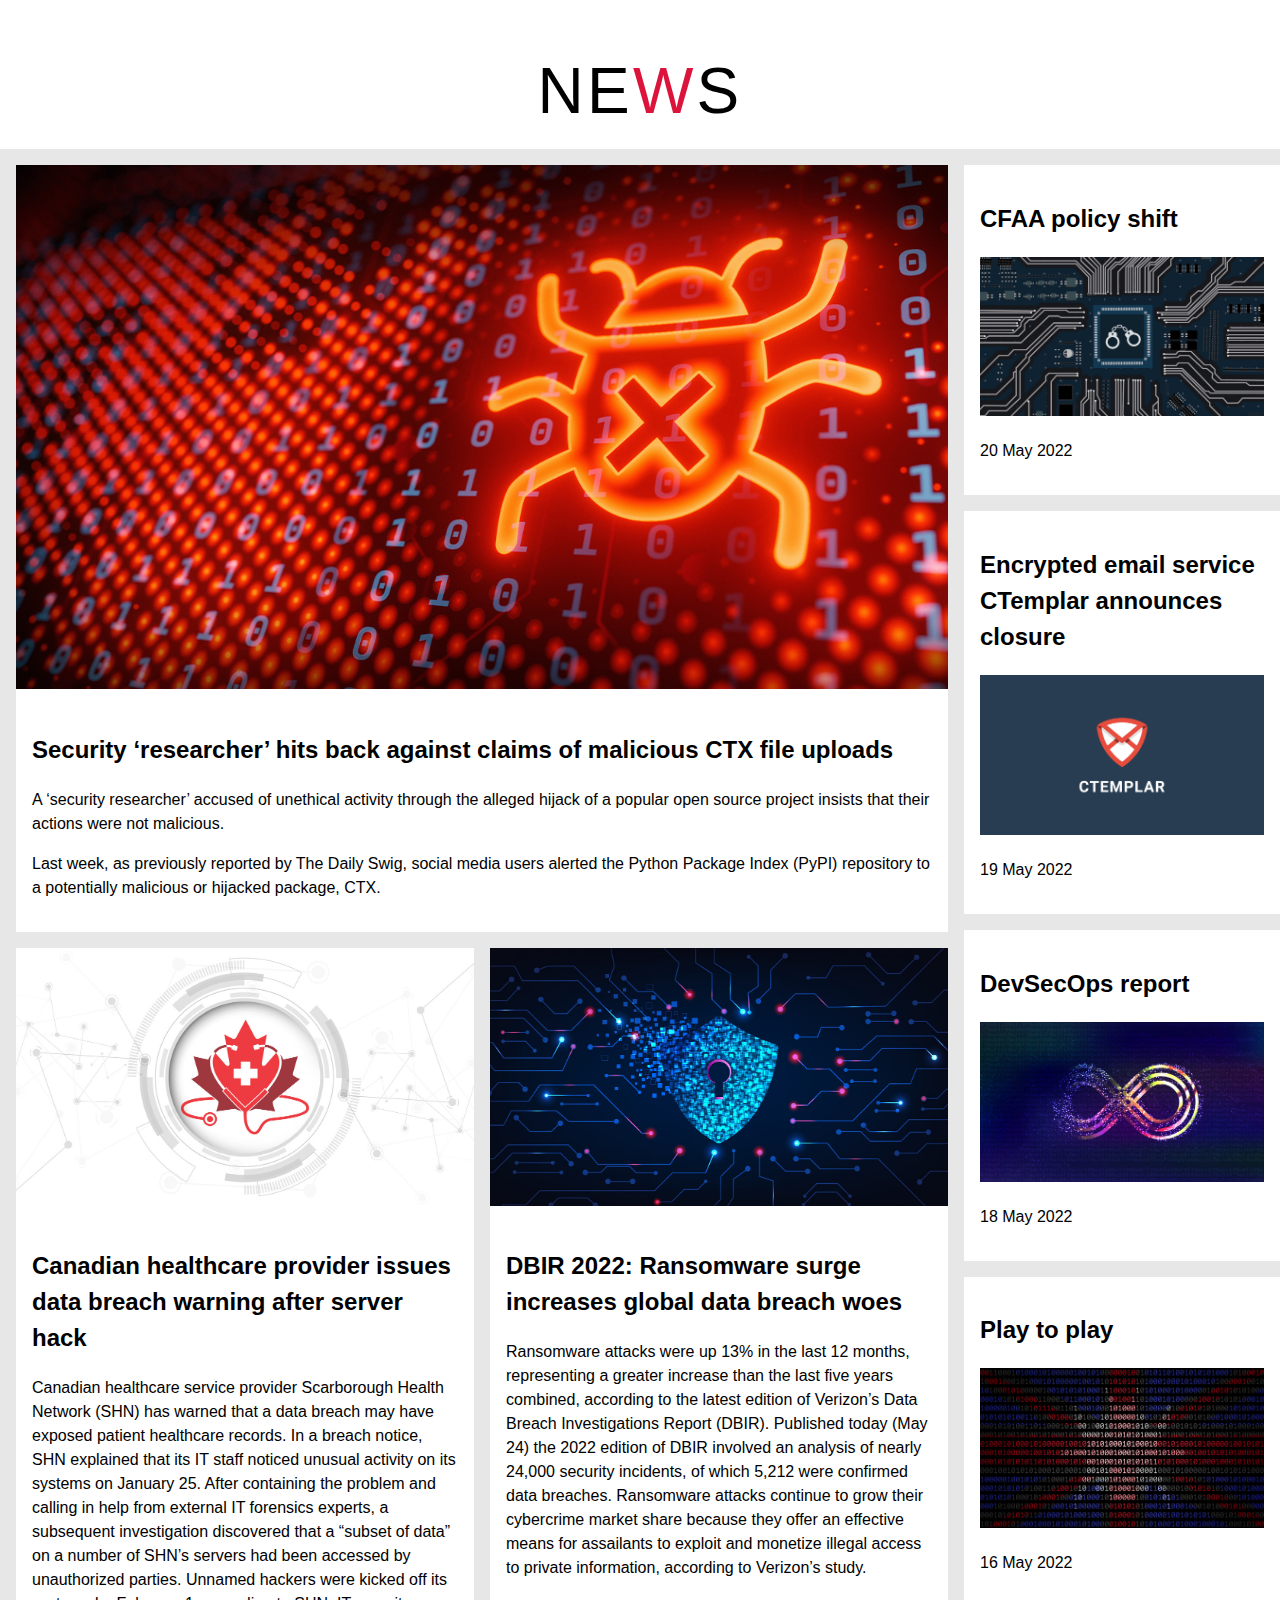
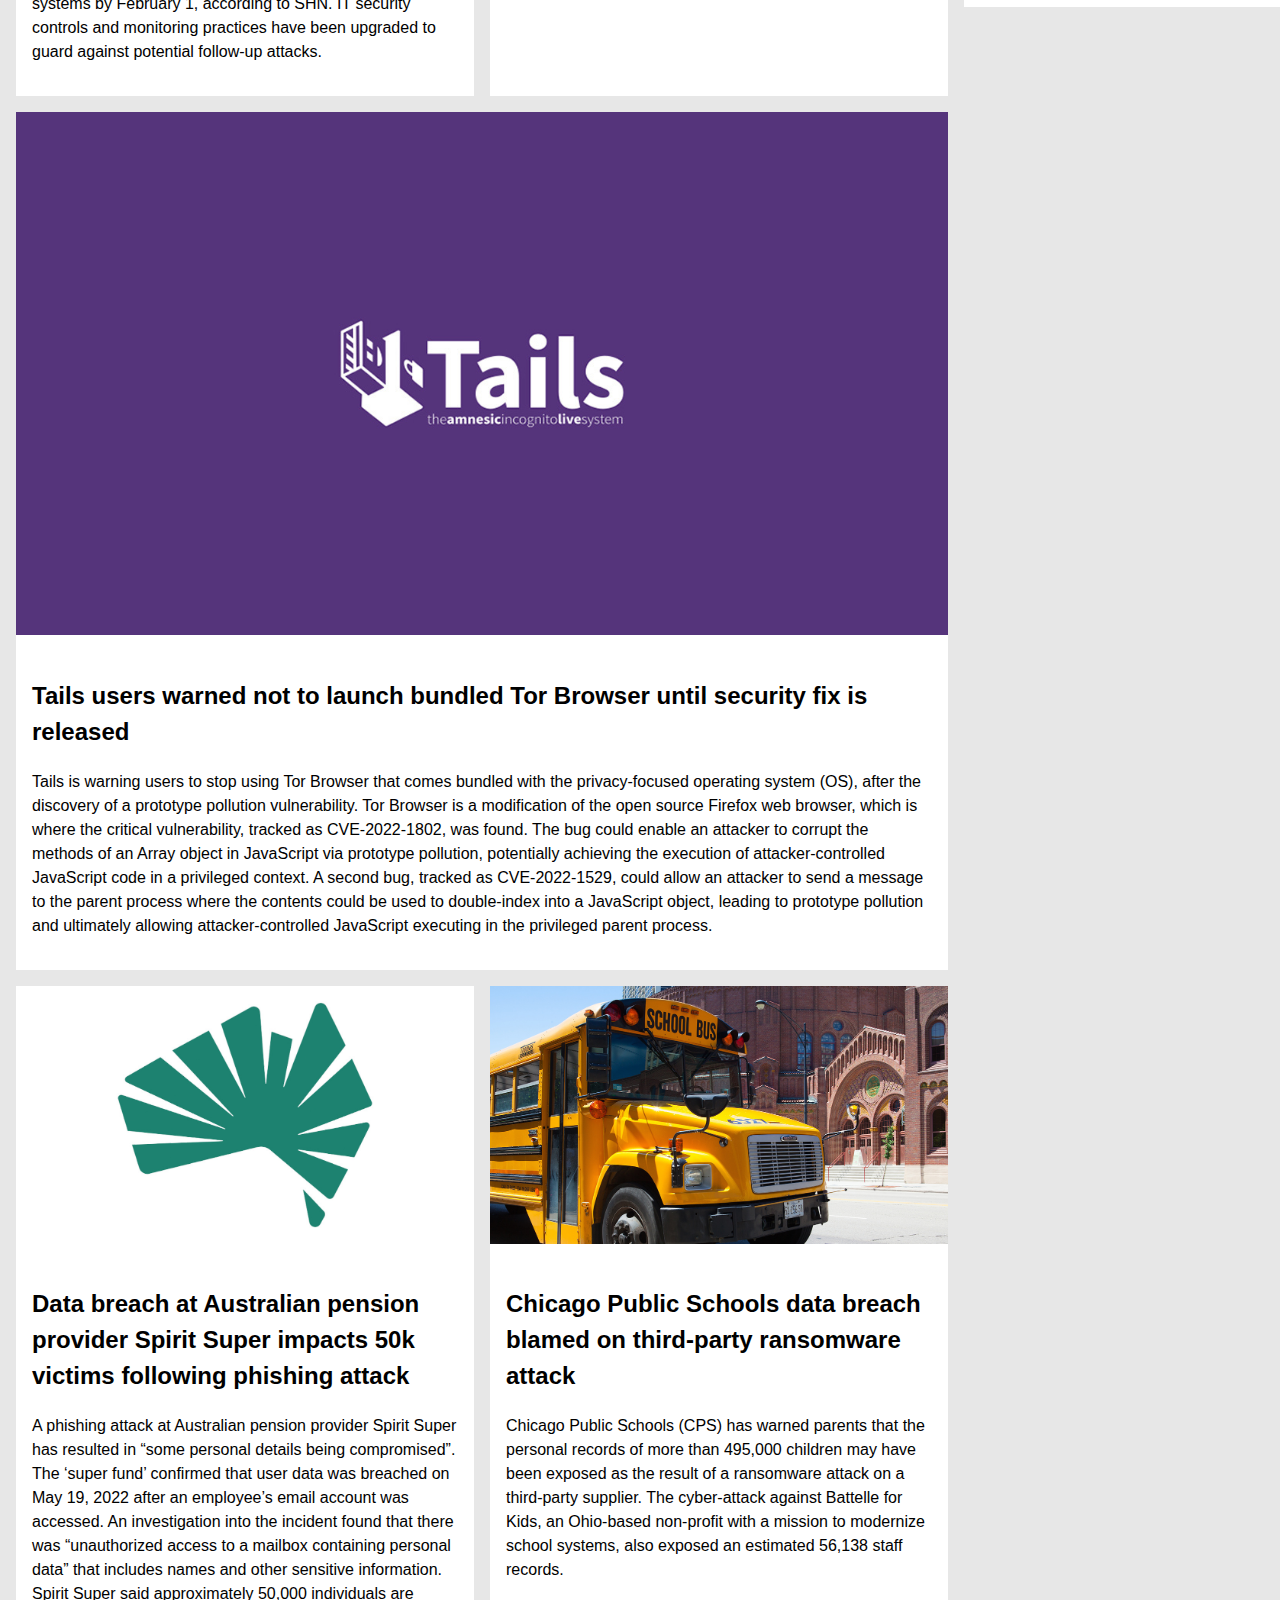
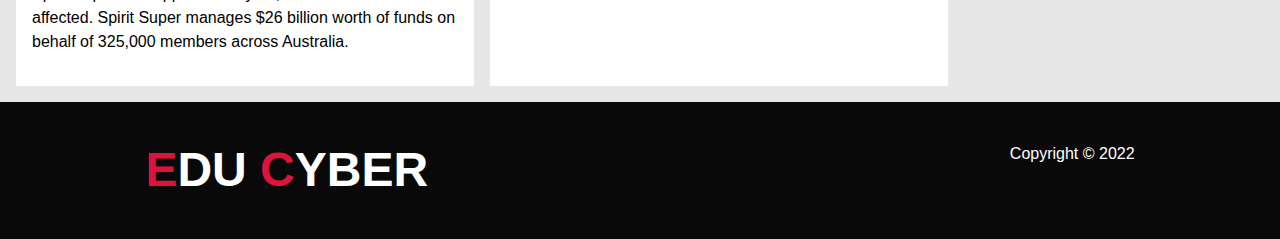
<file: index1.html>
<!DOCTYPE html>
<html>
<head>
	<title>EDUCYBER</title>
	<link rel="stylesheet" type="text/css" href="news.css">
	<meta name="viewport" content="width=device-width , initial-scale=1.0">
</head>
<body>
	<div class="container">
		<div class="header">
			<h1></h1>
			<h1 class="section-title">NE<span>W</span>S</h1>	
		</div>
		<div class="news">
			<div class="article big">
				<img src="img/ctx.jpg">
				<div class="articlecontent">
				<h2>Security ‘researcher’ hits back against claims of malicious CTX file uploads</h2>
				<p>A ‘security researcher’ accused of unethical activity through the alleged hijack of a popular open source project insists that their actions were not malicious.</p>
				<p>Last week, as previously reported by The Daily Swig, social media users alerted the Python Package Index (PyPI) repository to a potentially malicious or hijacked package, CTX.</p>
				</div>
			</div>
			<div class="article medium" >
				<img src="img/healthcare.jpg">
				<div class="articlecontent">
				<h2>Canadian healthcare provider issues data breach warning after server hack</h2>
				<p>Canadian healthcare service provider Scarborough Health Network (SHN) has warned that a data breach may have exposed patient healthcare records.

					In a breach notice, SHN explained that its IT staff noticed unusual activity on its systems on January 25.
					
					After containing the problem and calling in help from external IT forensics experts, a subsequent investigation discovered that a “subset of data” on a number of SHN’s servers had been accessed by unauthorized parties.
					
					Unnamed hackers were kicked off its systems by February 1, according to SHN. IT security controls and monitoring practices have been upgraded to guard against potential follow-up attacks.</p>
				</div>
			</div>
			<div class="article medium">
				<img src="img/attack.jpg">
				<div class="articlecontent">
				<h2>DBIR 2022: Ransomware surge increases global data breach woes</h2>
				<p>Ransomware attacks were up 13% in the last 12 months, representing a greater increase than the last five years combined, according to the latest edition of Verizon’s Data Breach Investigations Report (DBIR).

					Published today (May 24) the 2022 edition of DBIR involved an analysis of nearly 24,000 security incidents, of which 5,212 were confirmed data breaches.
					
					Ransomware attacks continue to grow their cybercrime market share because they offer an effective means for assailants to exploit and monetize illegal access to private information, according to Verizon’s study.</p>
				</div>
			</div>
			<div class="article big">
				<img src="img/attack1.jpg">
				<div class="articlecontent">
				<h2>Tails users warned not to launch bundled Tor Browser until security fix is released</h2>
				<p>Tails is warning users to stop using Tor Browser that comes bundled with the privacy-focused operating system (OS), after the discovery of a prototype pollution vulnerability.

					Tor Browser is a modification of the open source Firefox web browser, which is where the critical vulnerability, tracked as CVE-2022-1802, was found.
					
					The bug could enable an attacker to corrupt the methods of an Array object in JavaScript via prototype pollution, potentially achieving the execution of attacker-controlled JavaScript code in a privileged context.
					
					A second bug, tracked as CVE-2022-1529, could allow an attacker to send a message to the parent process where the contents could be used to double-index into a JavaScript object, leading to prototype pollution and ultimately allowing attacker-controlled JavaScript executing in the privileged parent process.</p>
				</div>
			</div>
			<div class="article small">
				<img src="img/attack2.jpg">
				<div class="articlecontent">
				<h2>Data breach at Australian pension provider Spirit Super impacts 50k victims following phishing attack</h2>
				<p>A phishing attack at Australian pension provider Spirit Super has resulted in “some personal details being compromised”.

					The ‘super fund’ confirmed that user data was breached on May 19, 2022 after an employee’s email account was accessed.
					
					An investigation into the incident found that there was “unauthorized access to a mailbox containing personal data” that includes names and other sensitive information. Spirit Super said approximately 50,000 individuals are affected.
					
					Spirit Super manages $26 billion worth of funds on behalf of 325,000 members across Australia.</p>
				</div>
			</div>
			<div class="article small">
				<img src="img/attack3.jpg">
				<div class="articlecontent">
				<h2>Chicago Public Schools data breach blamed on third-party ransomware attack</h2>
				<p>Chicago Public Schools (CPS) has warned parents that the personal records of more than 495,000 children may have been exposed as the result of a ransomware attack on a third-party supplier.

					The cyber-attack against Battelle for Kids, an Ohio-based non-profit with a mission to modernize school systems, also exposed an estimated 56,138 staff records.</p>
				</div>
			</div>
			
			
			
		</div>
		<div class="sidebar">
			
			<div class="pins">
				<h2>CFAA policy shift</h2>
				<img src="img/attack4.jpg">
				<p>20 May 2022</p>
			</div>
			<div class="pins">
				<h2>Encrypted email service CTemplar announces closure</h2>
				<img src="img/attack5.jpg">
				<p>19 May 2022</p>
			</div>
			<div class="pins">
				<h2>DevSecOps report</h2>
				<img src="img/attack6.jpg">
				<p>18 May 2022</p>
			</div>
			<div class="pins">
				<h2>Play to play</h2>
				<img src="img/attack7.jpg">
				<p>16 May 2022</p>
			</div>
			
		</div>
		<div class="footer container">
			<div class="brand">
			  <h1><span>E</span>DU <span>C</span>YBER</h1>
			</div><br>
			<div>
				<br><p>Copyright © 2022</p></div>
		  </div>	
	</div>

</body>
</html>
</file>
<file: news.css>
body{
	margin: 0;
	padding: 0;
	font-size: 16px;
	line-height: 1.5;
	font-family: sans-serif;
	background-color: #e7e7e7;
}
a{
	text-decoration: none;
	color: white;
}
.bottomlinks ul{
	list-style: none;
	padding: 0;
}

.news img,.sidebar img{
	box-sizing: border-box;
	width: 100%;
}
.articlecontent{
	padding: 1rem;
}
.article{
	margin-bottom: 1rem;
	margin-left: 1rem;
	background-color:white;
}
.pins{
	padding: 1rem;
	margin-bottom: 1rem;
	background-color:white;	
}
.footer{
	background-color:rgba(0, 0, 0, 0.96);
	color: white;
}
.footer .bottomlinks{
	text-align: left;
}
.header{
	background-color: white;
	margin-bottom: 1rem;
}
img{
	max-width: 100%                    /* to make all images responsive */
}



/************************** flex box ***************************/

.container{
	display: flex;
}

.header{
	box-sizing: border-box;      /*width including margins paddings */
	width:100%;
	text-align: center;
}
.footer{
	box-sizing: border-box;
	width:100%;              /* so that header n footer are 100 % wide */
}
 
.footer{
	display: flex;
	flex-direction: row;
	justify-content: space-around;  /* so that automatically equal spaces is arranged between the links*/
}

.news{
	display: flex;
	flex-direction: row;
	flex-wrap: wrap;
}

/****************** media queries *********************/
/******************** mobiles *****************************/
@media screen and (max-width: 520px){
	.container{
		flex-direction: column;
	}
	
}
/****************************** tablets **************************/
@media screen and (min-width: 521px) and (max-width: 830px){
	.container{
		flex-wrap: wrap;
	}
	.news{
		box-sizing: border-box;
		flex:3;                  /* news occupies 2/3 of width n sidebar 1/3 of width */
		margin-right: 1rem;
	}
	.sidebar{
		box-sizing: border-box;
		flex:1;
	}
}
/********************************** Desktops **************************/

@media screen and (min-width: 831px){
	.container{
		flex-wrap: wrap;
	}
	.news{
		box-sizing: border-box;
		flex:3;                  /* news occupies 2/3 of width n sidebar 1/3 of width */
		margin-right: 1rem;
	}
	.sidebar{
		box-sizing: border-box;
		flex:1;
		
	}
	.big{
		width: 100%
	}
	.medium{
		flex: 2;                   /* so that 2 medium can lie side to side */
	}
	.small{
		flex: 1;                  /* so that three small lie side to side */
	}

}

.section-title {
	font-size: 4rem;
	font-weight: 300;
	color: black;
	margin-bottom: 10px;
	text-transform: uppercase;
	letter-spacing: 0.2rem;
	text-align: center;
}
.section-title span {
	color: crimson;
}
.brand h1 {
	font-size: 3rem;
	text-transform: uppercase;
	color: white;
}
.brand h1 span {
	color: crimson;
}
#footer {
	background-image: linear-gradient(60deg, #29323c 0%, #485563 100%);
}
#footer .footer {
	min-height: 200px;
	flex-direction: column;
	padding-top: 50px;
	padding-bottom: 10px;
}
#footer h2 {
	color: white;
	font-weight: 500;
	font-size: 1.8rem;
	letter-spacing: 0.1rem;
	margin-top: 10px;
	margin-bottom: 10px;
}
#footer .social-icon {
	display: flex;
	margin-bottom: 30px;
}
#footer .social-item {
	height: 50px;
	width: 50px;
	margin: 0 5px;
}
#footer .social-item img {
	filter: grayscale(1);
	transition: 0.3s ease filter;
}
#footer .social-item:hover img {
	filter: grayscale(0);
}
#footer p {
	color: white;
	font-size: 1.3rem;
}


#contact .contact {
	flex-direction: column;
	max-width: 1200px;
	margin: 0 auto;
	width: 90%;
}
#contact .contact-items {
	/* max-width: 400px; */
	width: 100%;
}
#contact .contact-item {
	width: 80%;
	padding: 20px;
	text-align: center;
	border-radius: 10px;
	padding: 30px;
	margin: 30px;
	display: flex;
	justify-content: center;
	align-items: center;
	flex-direction: column;
	box-shadow: 0px 0px 18px 0 #0000002c;
	transition: 0.3s ease box-shadow;
}
#contact .contact-item:hover {
	box-shadow: 0px 0px 5px 0 #0000002c;
}
#contact .icon {
	width: 70px;
	margin: 0 auto;
	margin-bottom: 10px;
}
#contact .contact-info h1 {
	font-size: 2.5rem;
	font-weight: 500;
	margin-bottom: 5px;
}
#contact .contact-info h2 {
	font-size: 1.3rem;
	line-height: 2rem;
	font-weight: 500;
}
</file>
